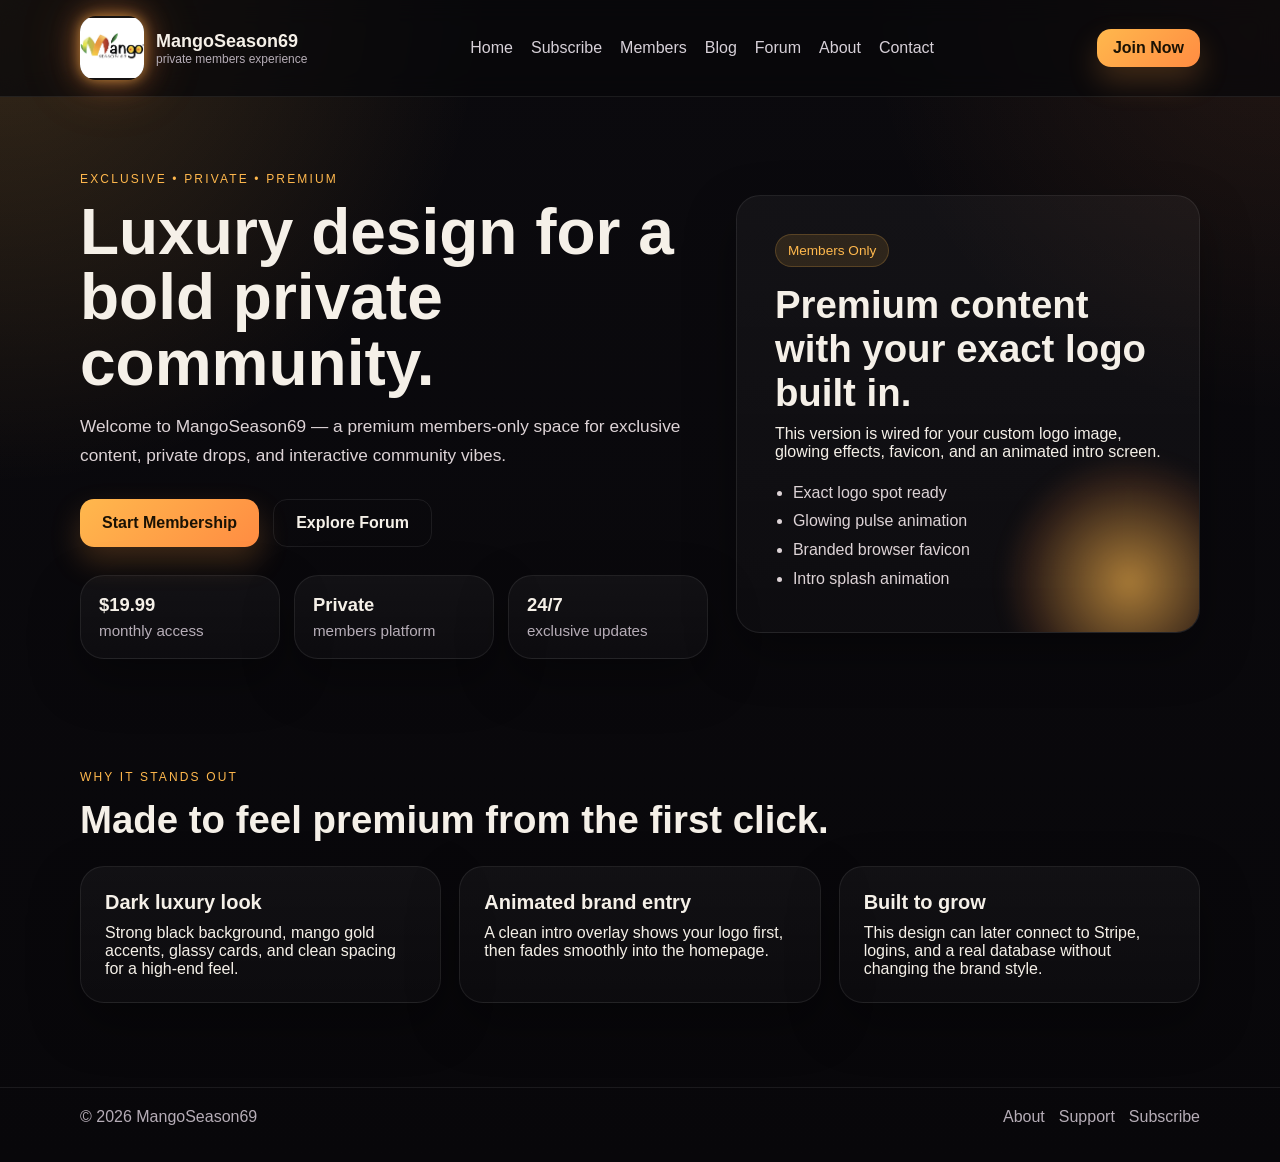
<file: index.html>
<!DOCTYPE html>
<html lang="en">
<head>
  <meta charset="UTF-8" />
  <meta name="viewport" content="width=device-width, initial-scale=1.0" />
  <title>MangoSeason69</title>
  <link rel="icon" type="image/png" href="favicon.png" />
  <link rel="stylesheet" href="assets/style.css" />
</head>
<body>
  <div id="intro-overlay">
    <div class="intro-inner">
      <img src="logo.png" alt="MangoSeason69 intro logo" class="intro-logo pulse-logo" />
      <div class="intro-title">MangoSeason69</div>
      <div class="intro-sub">private members experience</div>
    </div>
  </div>

  <header class="site-header">
    <div class="container nav">
      <a class="brand" href="index.html">
        <img src="logo.png" class="logo pulse-logo" alt="MangoSeason69 logo" />
        <div>
          <div class="brand-name">MangoSeason69</div>
          <div class="brand-sub">private members experience</div>
        </div>
      </a>
      <nav class="nav-links">
        <a href="index.html">Home</a><a href="subscribe.html">Subscribe</a><a href="members.html">Members</a><a href="blog.html">Blog</a><a href="forum.html">Forum</a><a href="about.html">About</a><a href="contact.html">Contact</a>
      </nav>
      <a class="btn btn-small" href="subscribe.html">Join Now</a>
    </div>
  </header>

  <main>

<section class="hero">
  <div class="container hero-grid">
    <div>
      <span class="eyebrow">Exclusive • Private • Premium</span>
      <h1>Luxury design for a bold private community.</h1>
      <p class="lead">Welcome to MangoSeason69 — a premium members-only space for exclusive content, private drops, and interactive community vibes.</p>
      <div class="hero-actions">
        <a class="btn" href="subscribe.html">Start Membership</a>
        <a class="btn btn-secondary" href="forum.html">Explore Forum</a>
      </div>
      <div class="stats">
        <div class="stat-card"><strong>$19.99</strong><span>monthly access</span></div>
        <div class="stat-card"><strong>Private</strong><span>members platform</span></div>
        <div class="stat-card"><strong>24/7</strong><span>exclusive updates</span></div>
      </div>
    </div>
    <div class="showcase-card">
      <div class="gradient-orb"></div>
      <div class="showcase-content">
        <span class="pill">Members Only</span>
        <h2>Premium content with your exact logo built in.</h2>
        <p>This version is wired for your custom logo image, glowing effects, favicon, and an animated intro screen.</p>
        <ul class="feature-list">
          <li>Exact logo spot ready</li>
          <li>Glowing pulse animation</li>
          <li>Branded browser favicon</li>
          <li>Intro splash animation</li>
        </ul>
      </div>
    </div>
  </div>
</section>

<section class="section">
  <div class="container">
    <div class="section-head">
      <span class="eyebrow">Why it stands out</span>
      <h2>Made to feel premium from the first click.</h2>
    </div>
    <div class="card-grid">
      <article class="info-card">
        <h3>Dark luxury look</h3>
        <p>Strong black background, mango gold accents, glassy cards, and clean spacing for a high-end feel.</p>
      </article>
      <article class="info-card">
        <h3>Animated brand entry</h3>
        <p>A clean intro overlay shows your logo first, then fades smoothly into the homepage.</p>
      </article>
      <article class="info-card">
        <h3>Built to grow</h3>
        <p>This design can later connect to Stripe, logins, and a real database without changing the brand style.</p>
      </article>
    </div>
  </div>
</section>

  </main>

  <footer class="site-footer">
    <div class="container footer-row">
      <div>© 2026 MangoSeason69</div>
      <div class="footer-links">
        <a href="about.html">About</a>
        <a href="contact.html">Support</a>
        <a href="subscribe.html">Subscribe</a>
      </div>
    </div>
  </footer>

  <script src="assets/intro.js"></script>
</body>
</html>
</file>
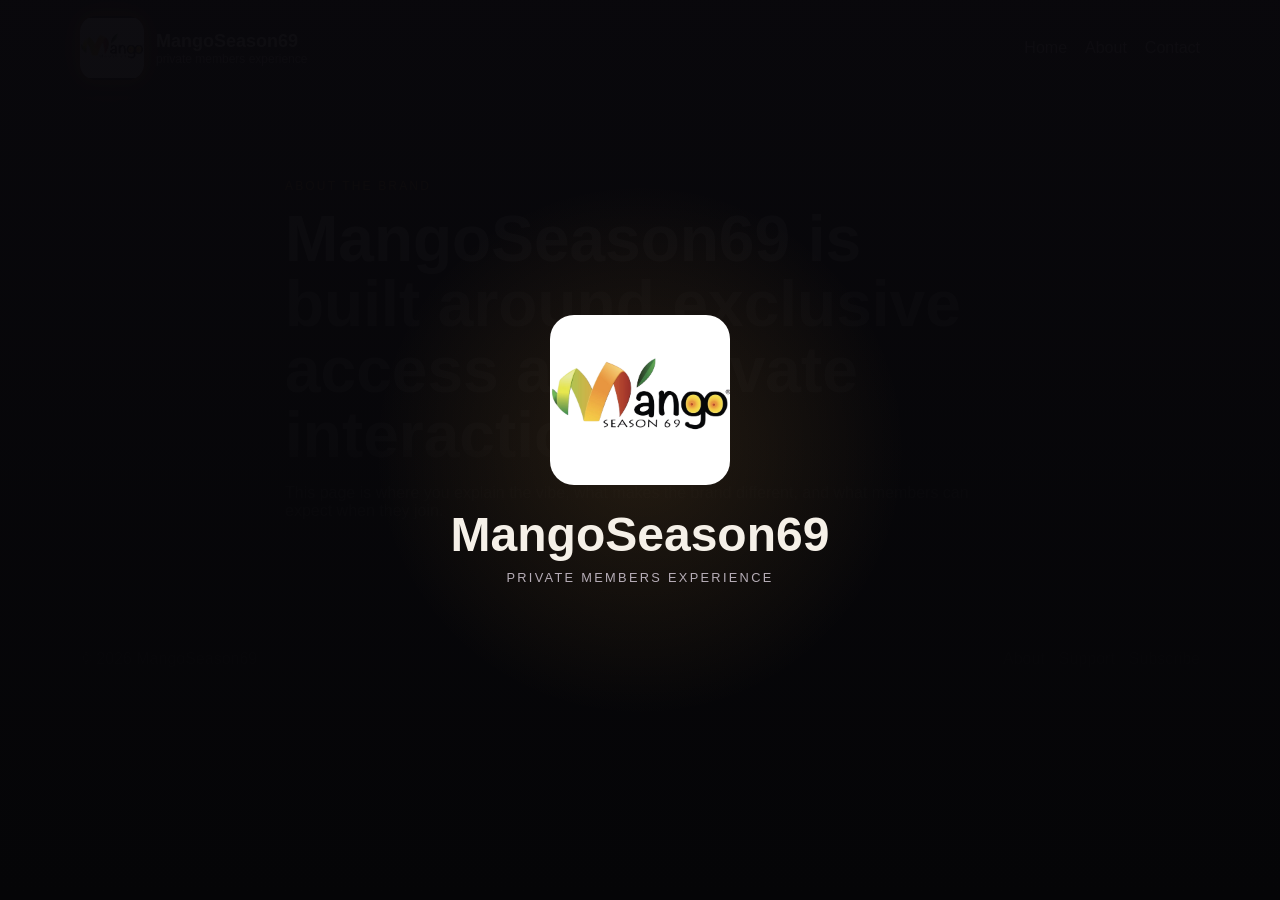
<file: about.html>
<!DOCTYPE html>
<html lang="en">
<head>
  <meta charset="UTF-8" />
  <meta name="viewport" content="width=device-width, initial-scale=1.0" />
  <title>About | MangoSeason69</title>
  <link rel="icon" type="image/png" href="favicon.png" />
  <link rel="stylesheet" href="assets/style.css" />
</head>
<body>
  <div id="intro-overlay">
    <div class="intro-inner">
      <img src="logo.png" alt="MangoSeason69 intro logo" class="intro-logo pulse-logo" />
      <div class="intro-title">MangoSeason69</div>
      <div class="intro-sub">private members experience</div>
    </div>
  </div>

  <header class="site-header">
    <div class="container nav">
      <a class="brand" href="index.html">
        <img src="logo.png" class="logo pulse-logo" alt="MangoSeason69 logo" />
        <div>
          <div class="brand-name">MangoSeason69</div>
          <div class="brand-sub">private members experience</div>
        </div>
      </a>
      <nav class="nav-links">
        <a href="index.html">Home</a><a href="about.html">About</a><a href="contact.html">Contact</a>
      </nav>

    </div>
  </header>

  <main>

<section class="section">
  <div class="container narrow">
    <div class="info-card">
      <span class="eyebrow">About the Brand</span>
      <h1>MangoSeason69 is built around exclusive access and private interaction.</h1>
      <p>This page is where you explain the vibe, what makes the brand different, and what members can expect when they join.</p>
    </div>
  </div>
</section>

  </main>

  <footer class="site-footer">
    <div class="container footer-row">
      <div>© 2026 MangoSeason69</div>
      <div class="footer-links">
        <a href="about.html">About</a>
        <a href="contact.html">Support</a>
        <a href="subscribe.html">Subscribe</a>
      </div>
    </div>
  </footer>

  <script src="assets/intro.js"></script>
</body>
</html>
</file>
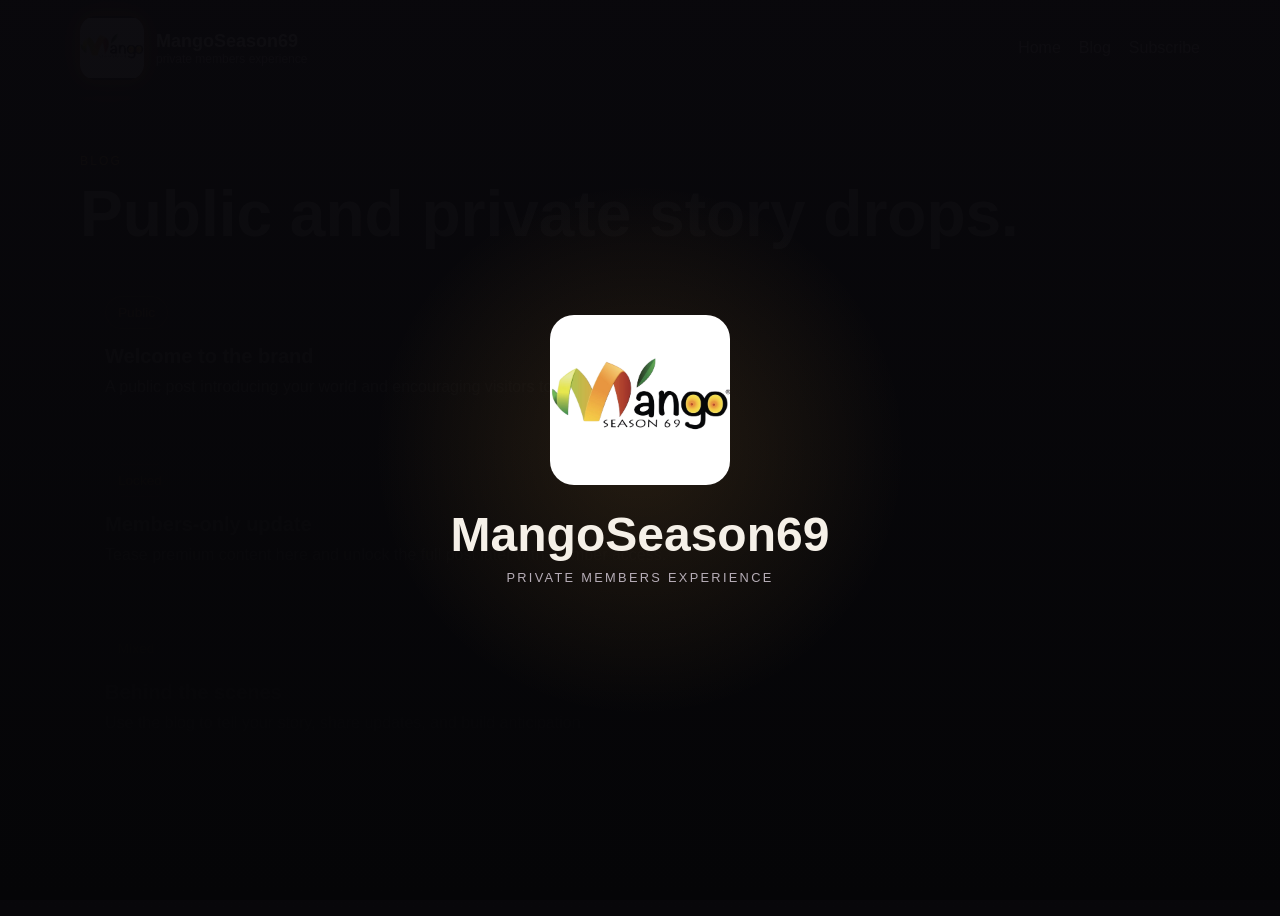
<file: blog.html>
<!DOCTYPE html>
<html lang="en">
<head>
  <meta charset="UTF-8" />
  <meta name="viewport" content="width=device-width, initial-scale=1.0" />
  <title>Blog | MangoSeason69</title>
  <link rel="icon" type="image/png" href="favicon.png" />
  <link rel="stylesheet" href="assets/style.css" />
</head>
<body>
  <div id="intro-overlay">
    <div class="intro-inner">
      <img src="logo.png" alt="MangoSeason69 intro logo" class="intro-logo pulse-logo" />
      <div class="intro-title">MangoSeason69</div>
      <div class="intro-sub">private members experience</div>
    </div>
  </div>

  <header class="site-header">
    <div class="container nav">
      <a class="brand" href="index.html">
        <img src="logo.png" class="logo pulse-logo" alt="MangoSeason69 logo" />
        <div>
          <div class="brand-name">MangoSeason69</div>
          <div class="brand-sub">private members experience</div>
        </div>
      </a>
      <nav class="nav-links">
        <a href="index.html">Home</a><a href="blog.html">Blog</a><a href="subscribe.html">Subscribe</a>
      </nav>

    </div>
  </header>

  <main>

<section class="section">
  <div class="container">
    <div class="section-head">
      <span class="eyebrow">Blog</span>
      <h1>Public and private story drops.</h1>
    </div>
    <div class="stack">
      <article class="info-card"><span class="pill">Public</span><h3>Welcome to the brand</h3><p>A public post introducing your world and encouraging visitors to subscribe.</p></article>
      <article class="info-card"><span class="pill">Locked</span><h3>Members-only update</h3><p>Tease premium content here and unlock the full post later with member access.</p></article>
      <article class="info-card"><span class="pill">Mixed</span><h3>Behind the scenes</h3><p>Use the blog to tell your story, share updates, and build anticipation.</p></article>
    </div>
  </div>
</section>

  </main>

  <footer class="site-footer">
    <div class="container footer-row">
      <div>© 2026 MangoSeason69</div>
      <div class="footer-links">
        <a href="about.html">About</a>
        <a href="contact.html">Support</a>
        <a href="subscribe.html">Subscribe</a>
      </div>
    </div>
  </footer>

  <script src="assets/intro.js"></script>
</body>
</html>
</file>
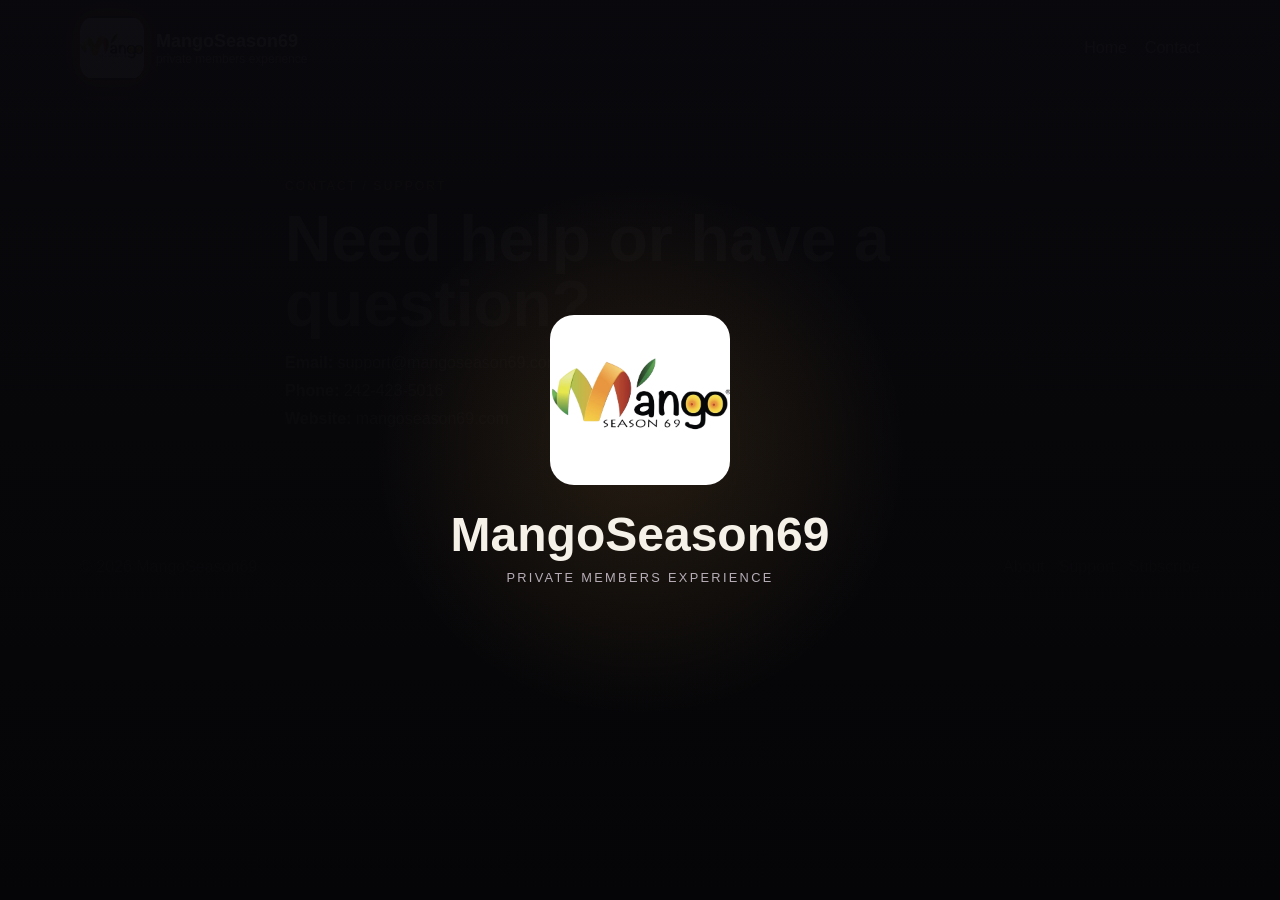
<file: contact.html>
<!DOCTYPE html>
<html lang="en">
<head>
  <meta charset="UTF-8" />
  <meta name="viewport" content="width=device-width, initial-scale=1.0" />
  <title>Contact | MangoSeason69</title>
  <link rel="icon" type="image/png" href="favicon.png" />
  <link rel="stylesheet" href="assets/style.css" />
</head>
<body>
  <div id="intro-overlay">
    <div class="intro-inner">
      <img src="logo.png" alt="MangoSeason69 intro logo" class="intro-logo pulse-logo" />
      <div class="intro-title">MangoSeason69</div>
      <div class="intro-sub">private members experience</div>
    </div>
  </div>

  <header class="site-header">
    <div class="container nav">
      <a class="brand" href="index.html">
        <img src="logo.png" class="logo pulse-logo" alt="MangoSeason69 logo" />
        <div>
          <div class="brand-name">MangoSeason69</div>
          <div class="brand-sub">private members experience</div>
        </div>
      </a>
      <nav class="nav-links">
        <a href="index.html">Home</a><a href="contact.html">Contact</a>
      </nav>

    </div>
  </header>

  <main>

<section class="section">
  <div class="container narrow">
    <div class="info-card">
      <span class="eyebrow">Contact / Support</span>
      <h1>Need help or have a question?</h1>
      <div class="stack compact">
        <div><strong>Email:</strong> support@mangoseason69.com</div>
        <div><strong>Phone:</strong> 242-423-5016</div>
        <div><strong>Website:</strong> mangoseason69.com</div>
      </div>
    </div>
  </div>
</section>

  </main>

  <footer class="site-footer">
    <div class="container footer-row">
      <div>© 2026 MangoSeason69</div>
      <div class="footer-links">
        <a href="about.html">About</a>
        <a href="contact.html">Support</a>
        <a href="subscribe.html">Subscribe</a>
      </div>
    </div>
  </footer>

  <script src="assets/intro.js"></script>
</body>
</html>
</file>
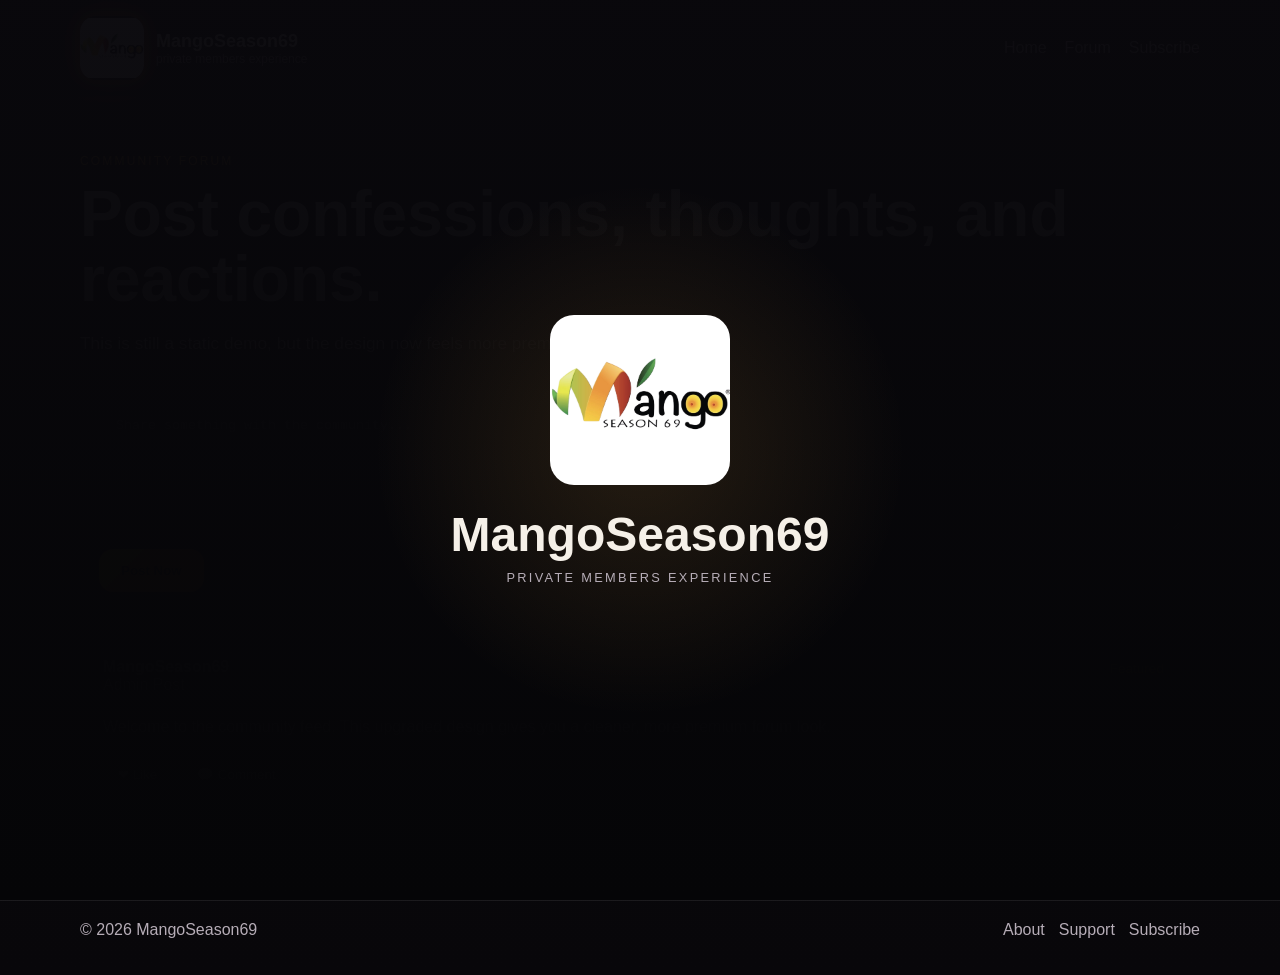
<file: forum.html>
<!DOCTYPE html>
<html lang="en">
<head>
  <meta charset="UTF-8" />
  <meta name="viewport" content="width=device-width, initial-scale=1.0" />
  <title>Forum | MangoSeason69</title>
  <link rel="icon" type="image/png" href="favicon.png" />
  <link rel="stylesheet" href="assets/style.css" />
</head>
<body>
  <div id="intro-overlay">
    <div class="intro-inner">
      <img src="logo.png" alt="MangoSeason69 intro logo" class="intro-logo pulse-logo" />
      <div class="intro-title">MangoSeason69</div>
      <div class="intro-sub">private members experience</div>
    </div>
  </div>

  <header class="site-header">
    <div class="container nav">
      <a class="brand" href="index.html">
        <img src="logo.png" class="logo pulse-logo" alt="MangoSeason69 logo" />
        <div>
          <div class="brand-name">MangoSeason69</div>
          <div class="brand-sub">private members experience</div>
        </div>
      </a>
      <nav class="nav-links">
        <a href="index.html">Home</a><a href="forum.html">Forum</a><a href="subscribe.html">Subscribe</a>
      </nav>

    </div>
  </header>

  <main>

<section class="section">
  <div class="container">
    <div class="section-head">
      <span class="eyebrow">Community Forum</span>
      <h1>Post confessions, thoughts, and reactions.</h1>
      <p class="lead">This is still a static demo, but the design now feels more premium and interactive.</p>
    </div>

    <div class="forum-compose">
      <textarea id="postText" placeholder="Share something with the community..."></textarea>
      <button class="btn" onclick="addPost()">Post Now</button>
    </div>

    <div id="feed" class="stack">
      <article class="post-card">
        <div class="post-top">
          <div><strong>MangoSeason69</strong><div class="muted">Admin Post</div></div>
          <span class="pill">Featured</span>
        </div>
        <p>Welcome to the community feed. This upgraded design gives you a cleaner, more premium forum look.</p>
        <div class="post-actions">
          <button onclick="likePost(this)">❤ Like</button>
          <button onclick="commentPost(this)">💬 Comment</button>
        </div>
      </article>
    </div>
  </div>
</section>

  </main>

  <footer class="site-footer">
    <div class="container footer-row">
      <div>© 2026 MangoSeason69</div>
      <div class="footer-links">
        <a href="about.html">About</a>
        <a href="contact.html">Support</a>
        <a href="subscribe.html">Subscribe</a>
      </div>
    </div>
  </footer>

  <script src="assets/intro.js"></script>
  <script src="assets/script.js"></script>
</body>
</html>
</file>
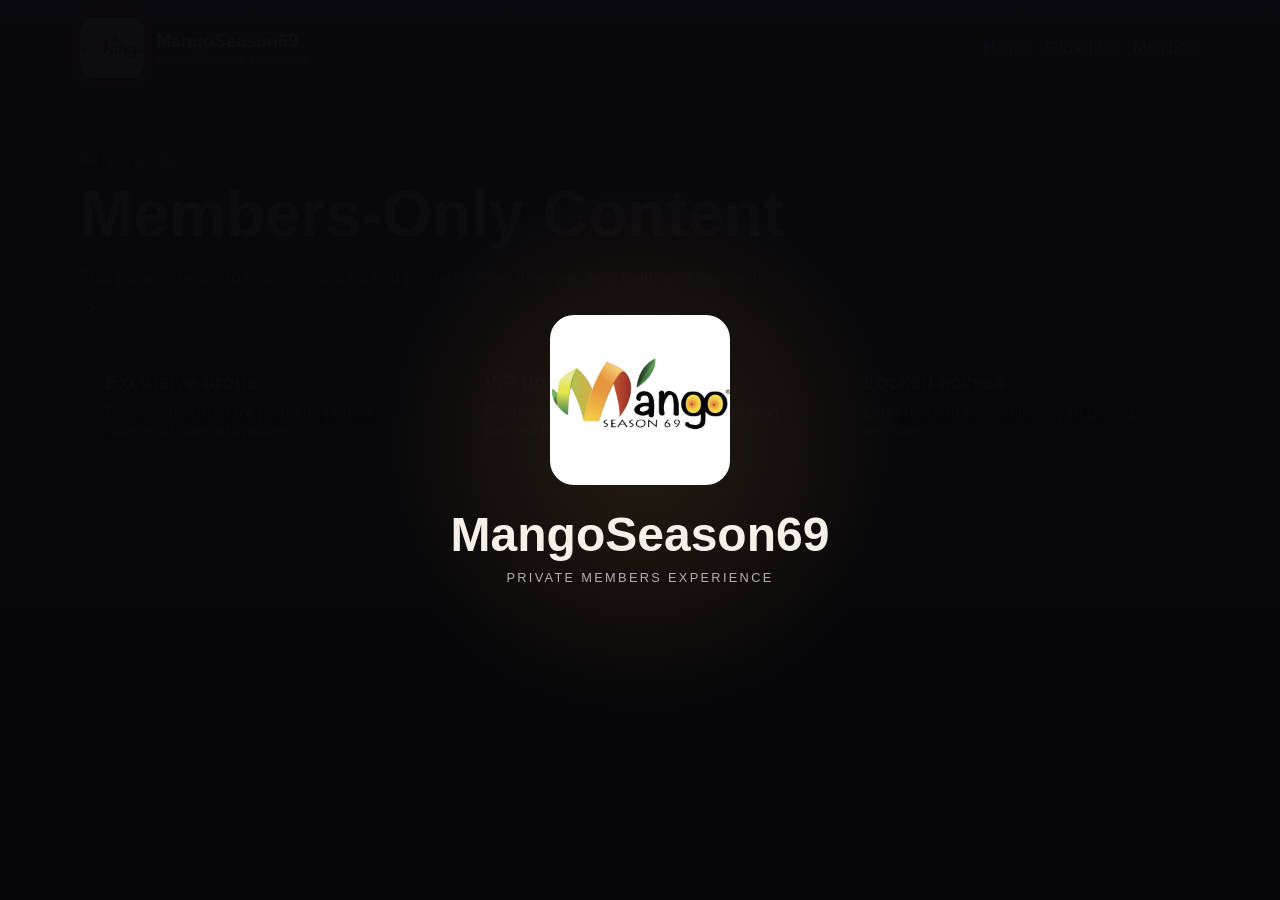
<file: members.html>
<!DOCTYPE html>
<html lang="en">
<head>
  <meta charset="UTF-8" />
  <meta name="viewport" content="width=device-width, initial-scale=1.0" />
  <title>Members | MangoSeason69</title>
  <link rel="icon" type="image/png" href="favicon.png" />
  <link rel="stylesheet" href="assets/style.css" />
</head>
<body>
  <div id="intro-overlay">
    <div class="intro-inner">
      <img src="logo.png" alt="MangoSeason69 intro logo" class="intro-logo pulse-logo" />
      <div class="intro-title">MangoSeason69</div>
      <div class="intro-sub">private members experience</div>
    </div>
  </div>

  <header class="site-header">
    <div class="container nav">
      <a class="brand" href="index.html">
        <img src="logo.png" class="logo pulse-logo" alt="MangoSeason69 logo" />
        <div>
          <div class="brand-name">MangoSeason69</div>
          <div class="brand-sub">private members experience</div>
        </div>
      </a>
      <nav class="nav-links">
        <a href="index.html">Home</a><a href="subscribe.html">Subscribe</a><a href="members.html">Members</a>
      </nav>

    </div>
  </header>

  <main>

<section class="section">
  <div class="container">
    <div class="section-head">
      <span class="eyebrow">Private Area</span>
      <h1>Members-Only Content</h1>
      <p class="lead">This page is ready to become your locked premium area after you add login and payment tools.</p>
    </div>
    <div class="card-grid">
      <div class="info-card"><h3>Exclusive drops</h3><p>Reserve this area for premium photos, videos, or special updates.</p></div>
      <div class="info-card"><h3>VIP updates</h3><p>Post private messages and premium blog content here.</p></div>
      <div class="info-card"><h3>Locked access</h3><p>Later this can be visible only to paying members.</p></div>
    </div>
  </div>
</section>

  </main>

  <footer class="site-footer">
    <div class="container footer-row">
      <div>© 2026 MangoSeason69</div>
      <div class="footer-links">
        <a href="about.html">About</a>
        <a href="contact.html">Support</a>
        <a href="subscribe.html">Subscribe</a>
      </div>
    </div>
  </footer>

  <script src="assets/intro.js"></script>
</body>
</html>
</file>
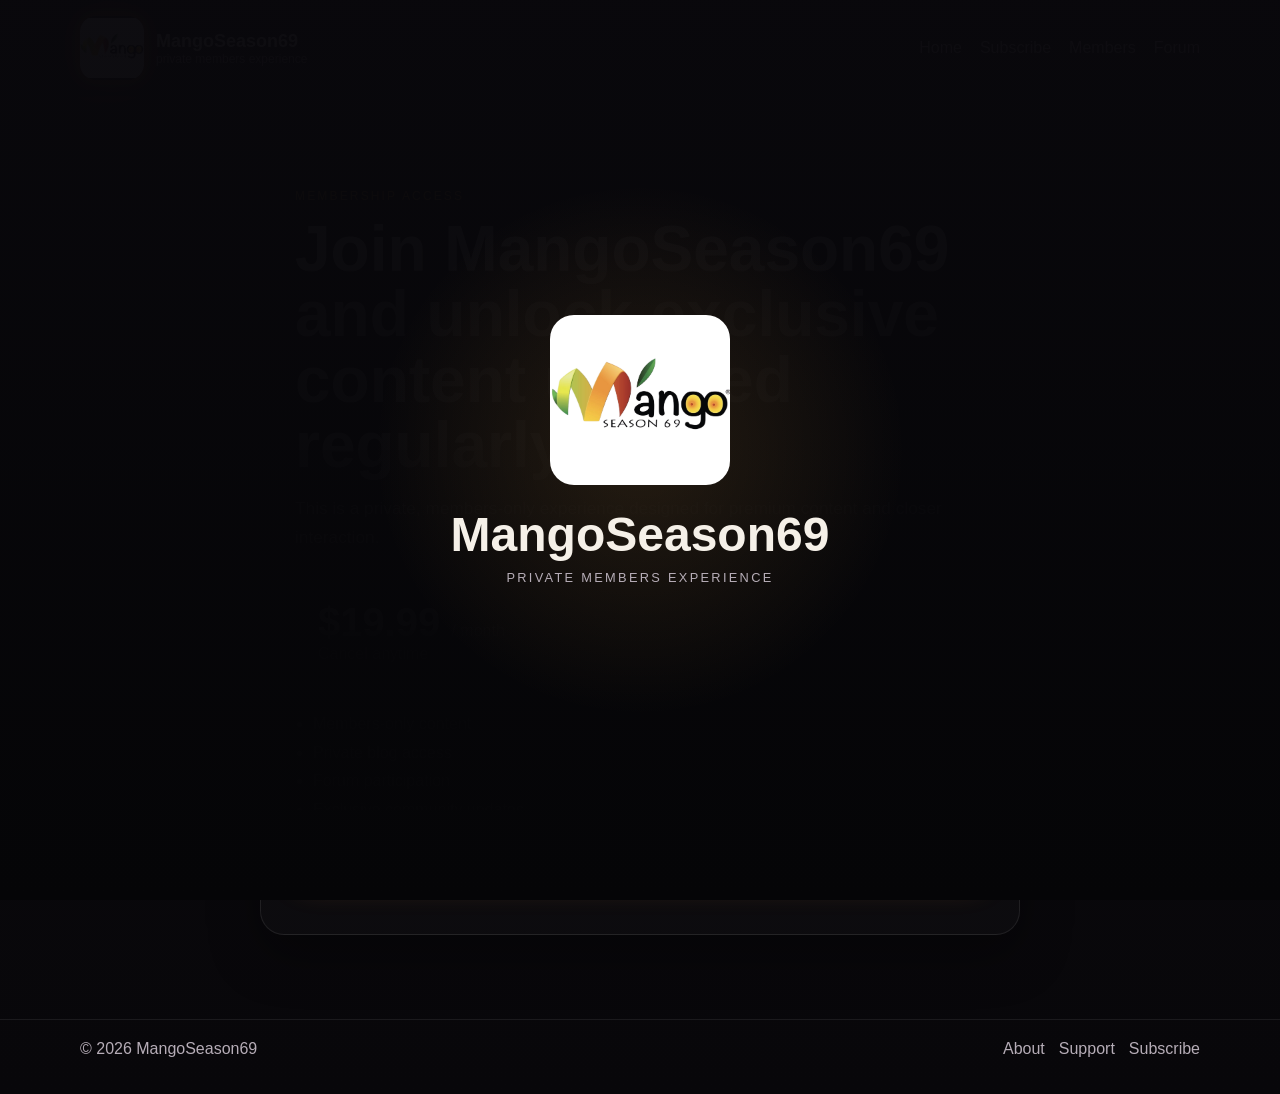
<file: subscribe.html>
<!DOCTYPE html>
<html lang="en">
<head>
  <meta charset="UTF-8" />
  <meta name="viewport" content="width=device-width, initial-scale=1.0" />
  <title>Subscribe | MangoSeason69</title>
  <link rel="icon" type="image/png" href="favicon.png" />
  <link rel="stylesheet" href="assets/style.css" />
</head>
<body>
  <div id="intro-overlay">
    <div class="intro-inner">
      <img src="logo.png" alt="MangoSeason69 intro logo" class="intro-logo pulse-logo" />
      <div class="intro-title">MangoSeason69</div>
      <div class="intro-sub">private members experience</div>
    </div>
  </div>

  <header class="site-header">
    <div class="container nav">
      <a class="brand" href="index.html">
        <img src="logo.png" class="logo pulse-logo" alt="MangoSeason69 logo" />
        <div>
          <div class="brand-name">MangoSeason69</div>
          <div class="brand-sub">private members experience</div>
        </div>
      </a>
      <nav class="nav-links">
        <a href="index.html">Home</a><a href="subscribe.html">Subscribe</a><a href="members.html">Members</a><a href="forum.html">Forum</a>
      </nav>

    </div>
  </header>

  <main>

<section class="section">
  <div class="container narrow">
    <div class="pricing-card">
      <span class="eyebrow">Membership Access</span>
      <h1>Join MangoSeason69 and unlock exclusive content updated regularly.</h1>
      <p class="lead">This is a private, members-only experience designed for premium content and closer interaction.</p>
      <div class="price-box">
        <div class="price">$19.99 <span>/ month</span></div>
        <div class="muted">Cancel anytime</div>
      </div>
      <ul class="feature-list">
        <li>Members-only content</li>
        <li>Private blog access</li>
        <li>Forum participation</li>
        <li>Exclusive community updates</li>
      </ul>
      <a class="btn full" href="#">Subscribe Now</a>
      <p class="tiny">Connect this button to Stripe or PayPal when you're ready to accept payments.</p>
    </div>
  </div>
</section>

  </main>

  <footer class="site-footer">
    <div class="container footer-row">
      <div>© 2026 MangoSeason69</div>
      <div class="footer-links">
        <a href="about.html">About</a>
        <a href="contact.html">Support</a>
        <a href="subscribe.html">Subscribe</a>
      </div>
    </div>
  </footer>

  <script src="assets/intro.js"></script>
</body>
</html>
</file>
<file: assets/style.css>
:root{
  --bg:#08070a;
  --text:#f5f0e8;
  --muted:#b6adb7;
  --gold:#ffb84d;
  --gold-2:#ff8c42;
  --line:rgba(255,255,255,.08);
  --shadow:0 20px 50px rgba(0,0,0,.35);
}
*{box-sizing:border-box}
html,body{margin:0;padding:0}
body{
  font-family:Arial,Helvetica,sans-serif;
  background:
    radial-gradient(circle at top left, rgba(255,184,77,.18), transparent 28%),
    radial-gradient(circle at top right, rgba(255,140,66,.1), transparent 24%),
    linear-gradient(180deg, #0b0a0e 0%, #08070a 100%);
  color:var(--text);
}
a{color:inherit;text-decoration:none}
.container{width:min(1120px, calc(100% - 32px));margin:0 auto}
.narrow{width:min(760px, calc(100% - 32px))}
.site-header{
  position:sticky; top:0; z-index:20;
  backdrop-filter:blur(12px);
  background:rgba(8,7,10,.72);
  border-bottom:1px solid var(--line);
}
.nav{display:flex;align-items:center;justify-content:space-between;gap:18px;padding:16px 0}
.brand{display:flex;align-items:center;gap:12px}
.logo{
  width:64px;
  height:64px;
  object-fit:contain;
  border-radius:16px;
  background: rgba(255,255,255,.02);
  box-shadow:
    0 0 12px rgba(255,184,77,.55),
    0 0 28px rgba(255,140,66,.45),
    0 0 58px rgba(255,140,66,.28);
}
.intro-logo{
  width:min(180px, 46vw);
  height:auto;
  border-radius:24px;
}
.pulse-logo{
  animation: logoPulse 2.6s ease-in-out infinite;
}
@keyframes logoPulse{
  0%,100%{
    transform: scale(1);
    box-shadow:
      0 0 12px rgba(255,184,77,.55),
      0 0 28px rgba(255,140,66,.45),
      0 0 58px rgba(255,140,66,.28);
  }
  50%{
    transform: scale(1.06);
    box-shadow:
      0 0 18px rgba(255,184,77,.85),
      0 0 40px rgba(255,140,66,.68),
      0 0 78px rgba(255,140,66,.48);
  }
}
#intro-overlay{
  position:fixed;
  inset:0;
  z-index:9999;
  display:flex;
  align-items:center;
  justify-content:center;
  background:
    radial-gradient(circle at center, rgba(255,184,77,.12), transparent 34%),
    linear-gradient(180deg, rgba(9,8,12,.98), rgba(5,5,7,1));
  opacity:1;
  visibility:visible;
  transition: opacity .7s ease, visibility .7s ease;
}
#intro-overlay.hide{
  opacity:0;
  visibility:hidden;
}
.intro-inner{
  text-align:center;
  padding:28px;
}
.intro-title{
  margin-top:18px;
  font-size:clamp(2rem,4vw,3rem);
  font-weight:800;
}
.intro-sub{
  margin-top:8px;
  color:var(--muted);
  letter-spacing:.18em;
  text-transform:uppercase;
  font-size:.8rem;
}
.brand-name{font-weight:700;font-size:18px}
.brand-sub{font-size:12px;color:var(--muted)}
.nav-links{display:flex;gap:18px;flex-wrap:wrap}
.nav-links a{color:#d7d0d8}
.nav-links a:hover{color:#fff}
.btn{
  display:inline-flex;align-items:center;justify-content:center;
  background:linear-gradient(135deg,var(--gold),var(--gold-2));
  color:#1a1204; padding:14px 22px; border-radius:14px;
  font-weight:700; border:none; cursor:pointer;
  box-shadow:0 14px 30px rgba(255,160,64,.22);
}
.btn-small{padding:10px 16px}
.btn-secondary{
  background:transparent;color:var(--text);border:1px solid var(--line);box-shadow:none;
}
.full{width:100%}
.hero{padding:72px 0 54px}
.hero-grid{
  display:grid;
  grid-template-columns:1.15fr .85fr;
  gap:28px;
  align-items:center;
}
.eyebrow{
  display:inline-block;
  color:var(--gold);
  text-transform:uppercase;
  letter-spacing:.18em;
  font-size:12px;
  margin-bottom:14px;
}
h1,h2,h3,p{margin:0}
h1{font-size:clamp(2.4rem,5vw,4.6rem);line-height:1.02;margin-bottom:16px}
h2{font-size:clamp(1.8rem,3vw,2.7rem);margin-bottom:10px}
h3{font-size:1.25rem;margin-bottom:10px}
.lead{font-size:1.08rem;line-height:1.7;color:#ddd3d6;max-width:700px}
.hero-actions{display:flex;gap:14px;flex-wrap:wrap;margin-top:28px}
.stats{margin-top:28px;display:grid;grid-template-columns:repeat(3,1fr);gap:14px}
.stat-card,.info-card,.showcase-card,.pricing-card,.post-card,.forum-compose{
  background:linear-gradient(180deg, rgba(255,255,255,.04), rgba(255,255,255,.02));
  border:1px solid var(--line);
  border-radius:24px;
  box-shadow:var(--shadow);
}
.stat-card{padding:18px}
.stat-card strong{display:block;font-size:1.15rem;margin-bottom:6px}
.stat-card span{color:var(--muted);font-size:.95rem}
.showcase-card{position:relative;overflow:hidden;min-height:430px;padding:24px}
.gradient-orb{
  position:absolute; inset:auto -60px -80px auto; width:260px;height:260px;border-radius:999px;
  background:radial-gradient(circle, rgba(255,184,77,.65), rgba(255,140,66,.12) 55%, transparent 70%);
  filter:blur(8px);
}
.showcase-content{position:relative;z-index:1;padding:14px}
.pill{
  display:inline-block;padding:8px 12px;border-radius:999px;
  background:rgba(255,184,77,.12);color:var(--gold);border:1px solid rgba(255,184,77,.2);
  font-size:.85rem;margin-bottom:16px
}
.feature-list{padding-left:18px;margin:18px 0 0;color:#ddd3d6;line-height:1.8}
.section{padding:54px 0}
.section-head{margin-bottom:24px}
.card-grid{display:grid;grid-template-columns:repeat(3,1fr);gap:18px}
.info-card{padding:24px}
.stack{display:grid;gap:18px}
.compact{gap:10px}
.pricing-card{padding:34px}
.price-box{
  background:rgba(255,255,255,.03); border:1px solid var(--line);
  padding:22px; border-radius:20px; margin:24px 0;
}
.price{font-size:2.5rem;font-weight:800}
.price span{font-size:1rem;color:var(--muted);font-weight:500}
.muted{color:var(--muted)}
.tiny{font-size:.86rem;color:var(--muted);margin-top:14px}
.forum-compose{padding:18px;margin-bottom:18px}
textarea{
  width:100%;min-height:130px;padding:16px;border-radius:18px;border:1px solid var(--line);
  background:#0d0c11;color:var(--text);resize:vertical;margin-bottom:14px
}
.post-card{padding:22px}
.post-top{display:flex;align-items:center;justify-content:space-between;gap:14px;margin-bottom:12px}
.post-card p{line-height:1.7;color:#e2d8de}
.post-actions{display:flex;gap:10px;flex-wrap:wrap;margin-top:16px}
.post-actions button{
  background:#14121a;color:var(--text);border:1px solid var(--line);padding:10px 14px;border-radius:12px;cursor:pointer
}
.site-footer{padding:20px 0 36px;border-top:1px solid var(--line);margin-top:30px}
.footer-row{display:flex;justify-content:space-between;gap:12px;flex-wrap:wrap;color:var(--muted)}
.footer-links{display:flex;gap:14px}
@media (max-width: 900px){
  .hero-grid,.card-grid,.stats{grid-template-columns:1fr}
  .nav{flex-wrap:wrap}
  .nav-links{width:100%;justify-content:center}
}
</file>
